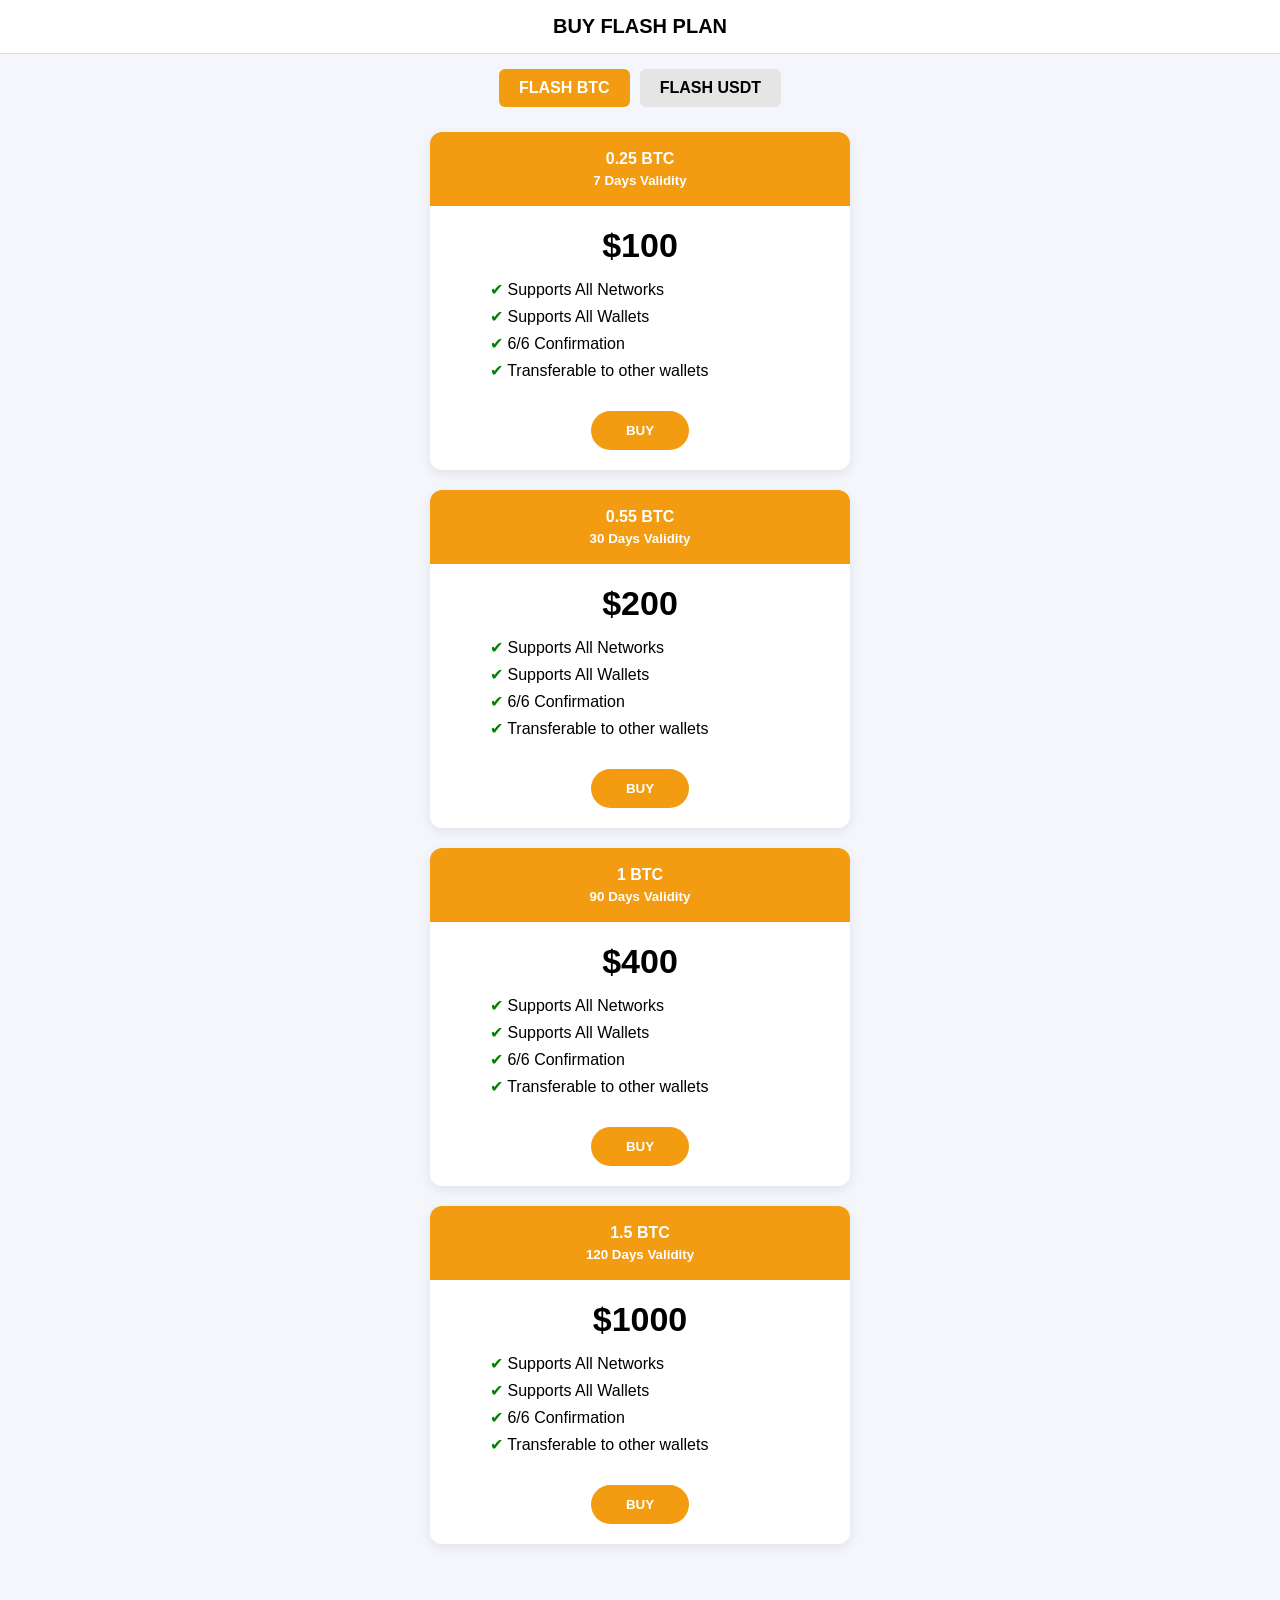
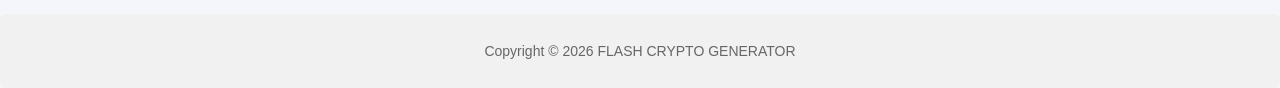
<file: buyflashcrypto.html>
<!DOCTYPE html>
<html lang="en">
<head>
<meta charset="UTF-8">
<meta name="viewport" content="width=device-width, initial-scale=1.0">
<title>Flash BTC Plans</title>

<style>

body{
margin:0;
font-family:Arial;
background:#f4f6fb;
}

.header{
background:white;
padding:15px;
text-align:center;
font-size:20px;
font-weight:bold;
border-bottom:1px solid #ddd;
}

.tabs{
display:flex;
justify-content:center;
gap:10px;
margin:15px;
}

.tab{
padding:10px 20px;
border-radius:6px;
background:#e5e5e5;
font-weight:bold;
text-decoration:none;
color:black;
}

.tab.active{
background:#f39c12;
color:white;
}

.container{
max-width:420px;
margin:auto;
padding:10px;
}

.card{
background:white;
border-radius:12px;
margin-bottom:20px;
overflow:hidden;
box-shadow:0 4px 12px rgba(0,0,0,0.08);
}

.card-header{
background:#f39c12;
color:white;
text-align:center;
padding:18px;
font-weight:bold;
}

.card-header small{
display:block;
margin-top:5px;
}

.card-body{
padding:20px;
text-align:center;
}

.price{
font-size:34px;
font-weight:bold;
}

.features{
text-align:left;
margin-top:15px;
}

.features li{
list-style:none;
margin:8px 0;
}

.features li::before{
content:"✔ ";
color:green;
}

.buy-btn{
margin-top:15px;
background:#f39c12;
color:white;
padding:12px 35px;
border:none;
border-radius:25px;
font-weight:bold;
cursor:pointer;
}

a{text-decoration:none;}

</style>
</head>

<body>

<div class="header">BUY FLASH PLAN</div>

<div class="tabs">
<a href="buyflashcrypto.html" class="tab active">FLASH BTC</a>
<a href="usdt.html" class="tab">FLASH USDT</a>
</div>

<div class="container">

<!-- PLAN 1 -->
<div class="card">
<div class="card-header">
0.25 BTC
<small>7 Days Validity</small>
</div>

<div class="card-body">
<div class="price">$100</div>

<ul class="features">
<li>Supports All Networks</li>
<li>Supports All Wallets</li>
<li>6/6 Confirmation</li>
<li>Transferable to other wallets</li>
</ul>

<a href="payment.html?coin=BTC&plan=100&amount=0.0.0013">
<button class="buy-btn">BUY</button>
</a>

</div>
</div>

<!-- PLAN 2 -->
<div class="card">
<div class="card-header">
0.55 BTC
<small>30 Days Validity</small>
</div>

<div class="card-body">
<div class="price">$200</div>

<ul class="features">
<li>Supports All Networks</li>
<li>Supports All Wallets</li>
<li>6/6 Confirmation</li>
<li>Transferable to other wallets</li>
</ul>

<a href="payment.html?coin=BTC&plan=200&amount=0.0027">
<button class="buy-btn">BUY</button>
</a>

</div>
</div>

<!-- PLAN 3 -->
<div class="card">
<div class="card-header">
1 BTC
<small>90 Days Validity</small>
</div>

<div class="card-body">
<div class="price">$400</div>

<ul class="features">
<li>Supports All Networks</li>
<li>Supports All Wallets</li>
<li>6/6 Confirmation</li>
<li>Transferable to other wallets</li>
</ul>

<a href="payment.html?coin=BTC&plan=400&amount=0.0054">
<button class="buy-btn">BUY</button>
</a>

</div>
</div>

<!-- PLAN 4 -->
<div class="card">
<div class="card-header">
1.5 BTC
<small>120 Days Validity</small>
</div>

<div class="card-body">
<div class="price">$1000</div>

<ul class="features">
<li>Supports All Networks</li>
<li>Supports All Wallets</li>
<li>6/6 Confirmation</li>
<li>Transferable to other wallets</li>
</ul>

<a href="payment.html?coin=BTC&plan=1000&amount=0.013">
<button class="buy-btn">BUY</button>
</a>

</div>
</div>

</div>
 <!-- Footer -->
    <div style="margin-top:40px; font-size:14px; color:#666; text-align:center; background:#f1f1f1; padding:15px; border-radius:6px;">
        <p></p>
        <p>Copyright © 2026 FLASH CRYPTO GENERATOR</p>
    </div>
</body>
</html>
</file>
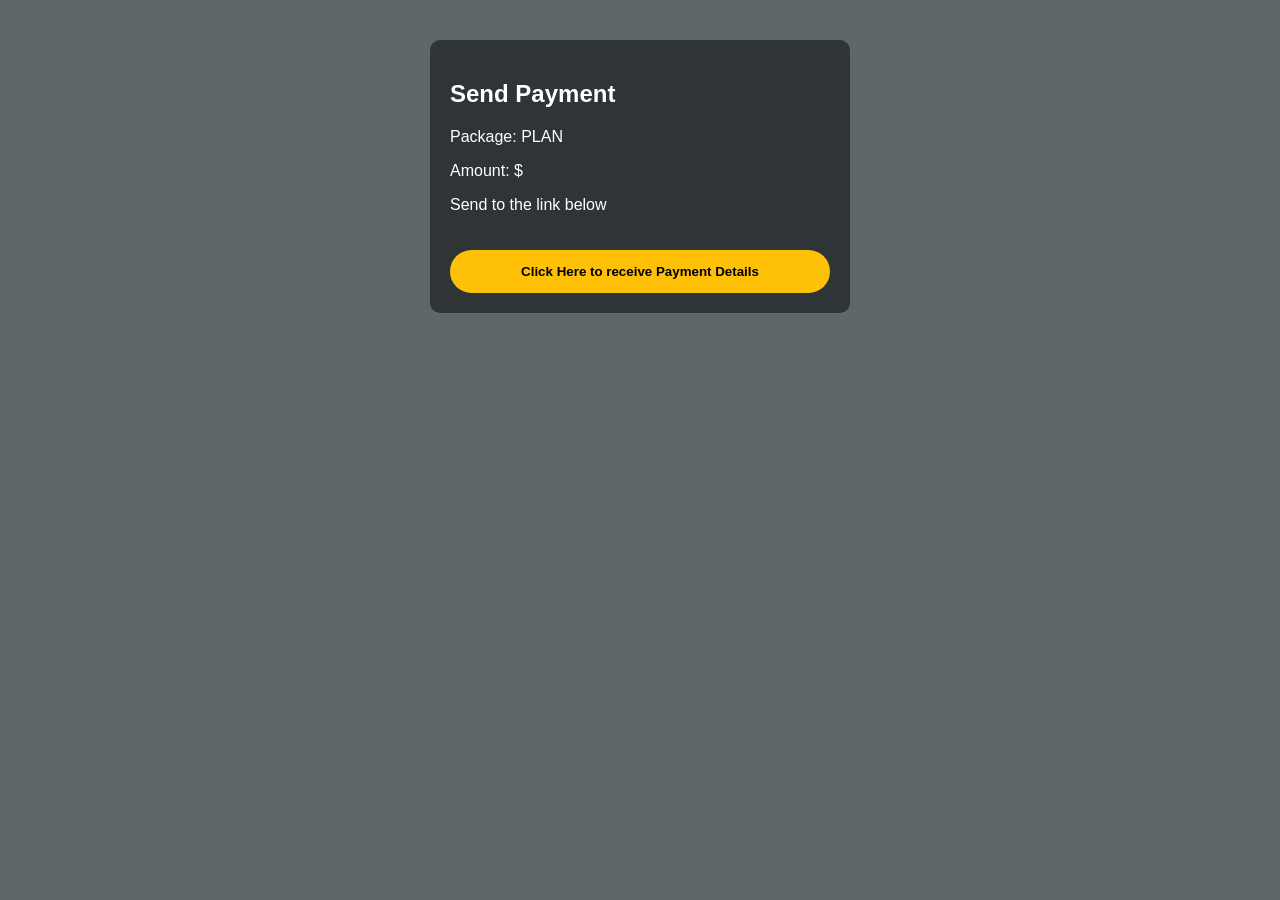
<file: payment.html>
<!DOCTYPE html>
<html>
<head>
<meta charset="UTF-8">
<meta name="viewport" content="width=device-width, initial-scale=1.0">
<title>Payment</title>

<style>
body {
  margin:0;
  font-family:Arial;
  background:#5f676a;
  color:white;
}

.container {
  max-width:420px;
  margin:auto;
  padding:20px;
}

.box {
  background:#2f3537;
  padding:20px;
  border-radius:10px;
  margin-top:20px;
}

.btn {
  margin-top:20px;
  background:#ffc107;
  padding:14px;
  border:none;
  width:100%;
  border-radius:25px;
  font-weight:bold;
  cursor:pointer;
}

.btn:hover {
  background:#ffca2c;
}
</style>
</head>

<body>

<div class="container">

<div class="box">
  <h2>Send Payment</h2>

  <p>Package: PLAN <span id="plan"></span></p>
  <p>Amount: $<span id="planPrice"></span></p>

  <p>Send <span id="amount"></span> <span id="coin"></span> to the link below</p>
  <p id="wallet" style="word-break:break-all;"></p>

  <!-- TELEGRAM BUTTON -->
  <a id="telegramLink" target="_blank">
    <button class="btn">Click Here to receive Payment Details</button>
  </a>
</div>

</div>

<script>
/* GET URL PARAMETERS */
const params = new URLSearchParams(window.location.search);

const coin = params.get("coin");
const plan = params.get("plan");
const amount = params.get("amount");

/* SET TEXT VALUES */
document.getElementById("coin").innerText = coin;
document.getElementById("plan").innerText = plan;
document.getElementById("planPrice").innerText = plan;
document.getElementById("amount").innerText = amount;

/* TELEGRAM LINK */
let telegramUser = "Flashustdplug"; // replace with your username or group

let message =
  "Hello, I am requested for a payment method for my " + plan +
  " using " + coin +
  ". Amount: " + amount;

let encodedMessage = encodeURIComponent(message);

document.getElementById("telegramLink").href =
  "https://t.me/" + telegramUser + "?text=" + encodedMessage;
</script>

</body>
</html>
</file>
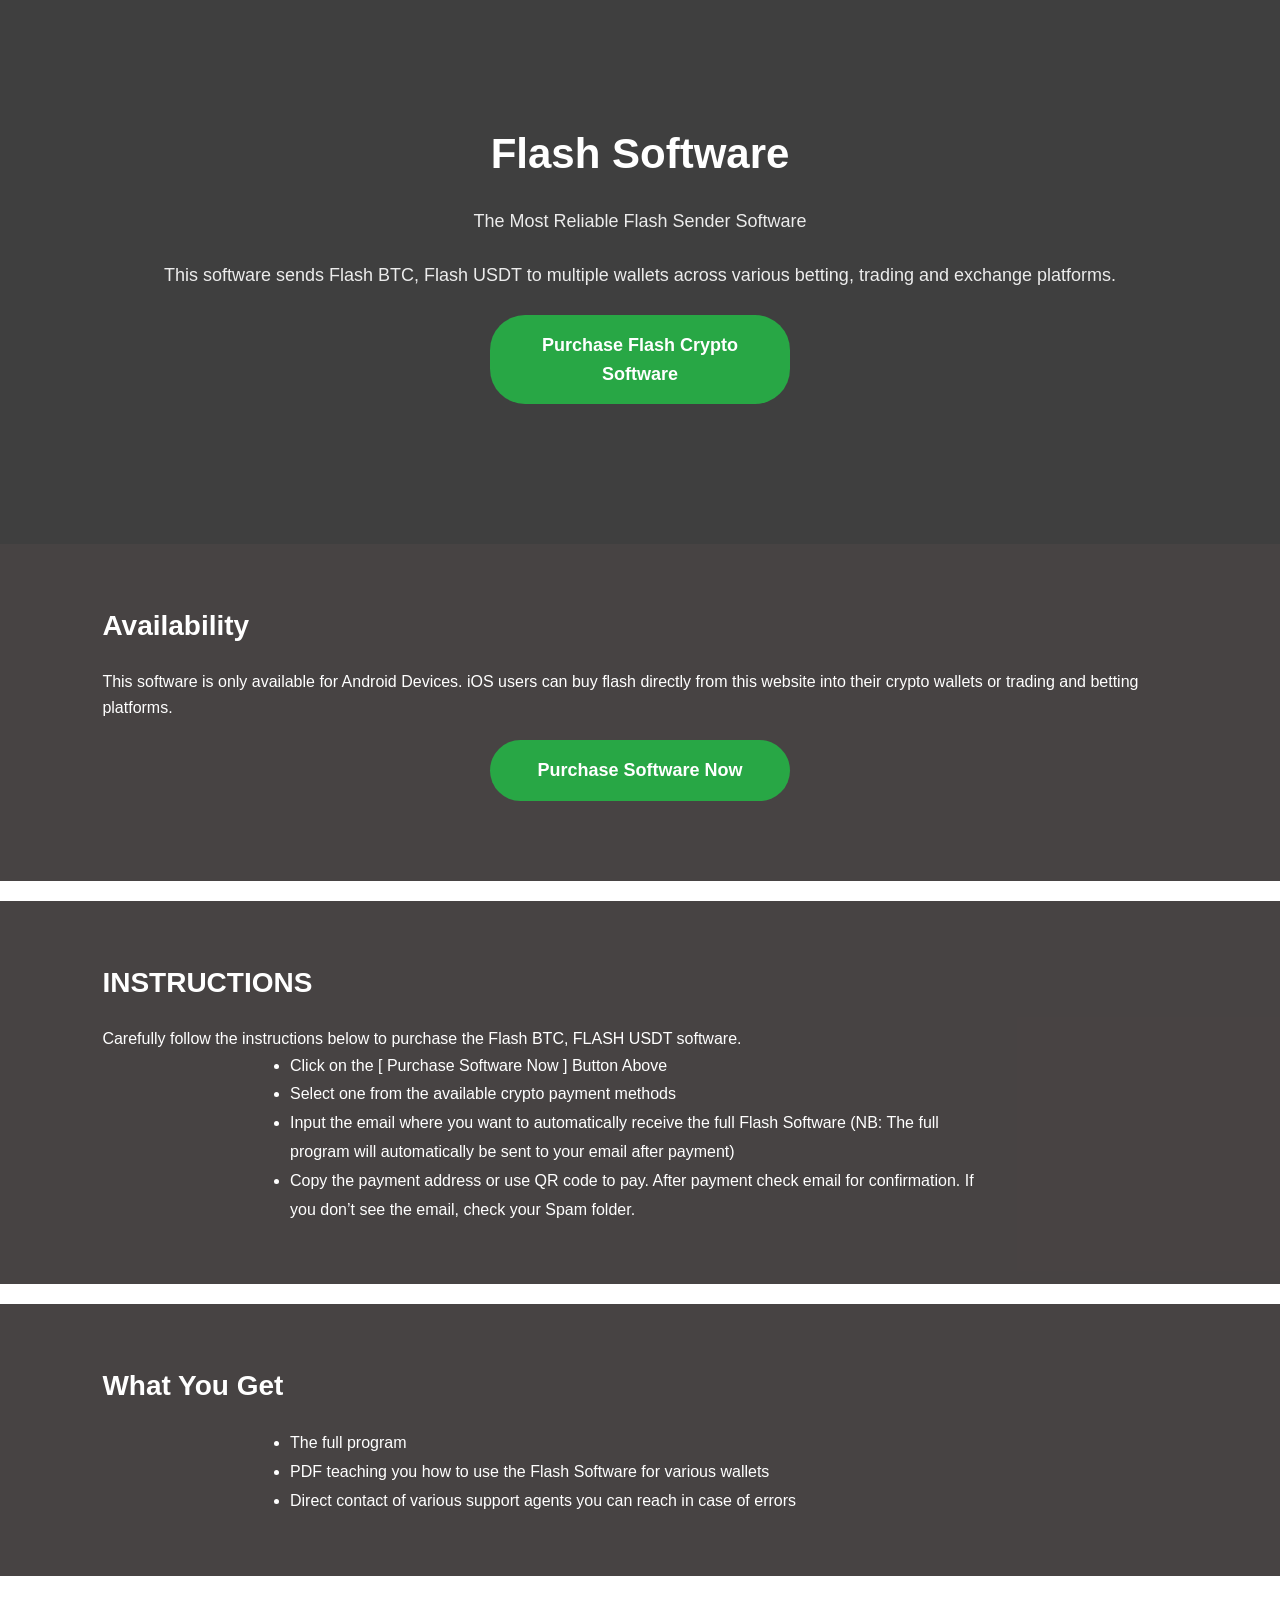
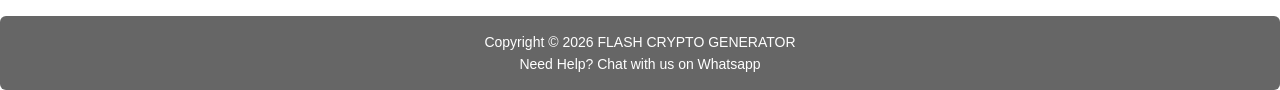
<file: software.html>
<!DOCTYPE html>
<html lang="en">
<head>
  <meta charset="UTF-8">
  <meta name="viewport" content="width=device-width, initial-scale=1.0">
  <title>Flash Crypto Software</title>
  <style>
    /* RESET */
    * { margin:0; padding:0; box-sizing:border-box; }

    body {
      font-family: 'Segoe UI', Arial, sans-serif;
      background: url('https://flashcryptogenerator.com/wp-content/uploads/2025/04/golden-bitcoin-coin-keyboard-stock-market-trading-chart-online-candlestick-scaled-e1743854021774.jpg') 
                  no-repeat center center fixed;
      background-size: cover;
      background-attachment: fixed;
      color: #ffffff;
      line-height: 1.6;
    }

    /* HERO */
    .hero {
      text-align: center;
      padding: 120px 8%;
      background: rgba(0, 0, 0, 0.751); /* dark overlay for readability */
    }
    .hero h1 { font-size: 42px; margin-bottom: 20px; }
    .hero p { font-size: 18px; margin-bottom: 25px; opacity:.9; }

    /* BUTTON */
.btn-main {
  background: #28a745; /* green button */
  padding: 16px 35px;
  border: none;
  border-radius: 35px;
  font-size: 18px;
  cursor: pointer;
  font-weight: bold;
  transition: .3s;
  color: white;
  text-decoration: none;
  display: block;        /* make it block-level */
  margin: 20px auto;     /* center horizontally */
  text-align: center;    /* center text inside */
  max-width: 300px;      /* optional: limit width */
}
.btn-main:hover { background: #218838; }

    /* SECTION */
    .section {
      padding: 60px 8%;
      background: rgba(18, 12, 12, 0.772); /* semi-transparent overlay */
      margin-bottom: 20px;
    }
    .section h2 { font-size: 28px; margin-bottom: 20px; }

    .section ul {
      text-align: left;
      max-width: 700px;
      margin: auto;
      font-size: 16px;
      line-height: 1.8;
    }

    /* FOOTER */
    .footer {
      margin-top: 40px;
      font-size: 14px;
      color: #ffffff;
      text-align: center;
      background: rgba(0,0,0,0.6);
      padding: 15px;
      border-radius: 6px;
    }


  </style>
</head>
<body>

  <!-- HERO -->
  <section class="hero">
    <h1>Flash Software</h1>
    <p>The Most Reliable Flash Sender Software</p>
    <p>This software sends Flash BTC, Flash USDT to multiple wallets across various betting, trading and exchange platforms.</p>
    <a href="payment.html" class="btn-main">Purchase Flash Crypto Software</a>
  </section>

  <!-- INFO -->
  <section class="section">
    <h2>Availability</h2>
    <p>This software is only available for Android Devices. iOS users can buy flash directly from this website into their crypto wallets or trading and betting platforms.</p>
    <a href="payment.html" class="btn-main">Purchase Software Now</a>
  </section>

  <!-- INSTRUCTIONS -->
  <section class="section">
    <h2>INSTRUCTIONS</h2>
    <p>Carefully follow the instructions below to purchase the Flash BTC, FLASH USDT software.</p>
    <ul>
      <li>Click on the [ Purchase Software Now ] Button Above</li>
      <li>Select one from the available crypto payment methods</li>
      <li>Input the email where you want to automatically receive the full Flash Software (NB: The full program will automatically be sent to your email after payment)</li>
      <li>Copy the payment address or use QR code to pay. After payment check email for confirmation. If you don’t see the email, check your Spam folder.</li>
    </ul>
  </section>

  <!-- WHAT YOU GET -->
  <section class="section">
    <h2>What You Get</h2>
    <ul>
      <li>The full program</li>
      <li>PDF teaching you how to use the Flash Software for various wallets</li>
      <li>Direct contact of various support agents you can reach in case of errors</li>
    </ul>
  </section>

  <!-- FOOTER -->
  <div class="footer">
    <p>Copyright © 2026 FLASH CRYPTO GENERATOR</p>
    <div class="help">Need Help? Chat with us on Whatsapp</div>
  </div>

</body>
</html>
</file>
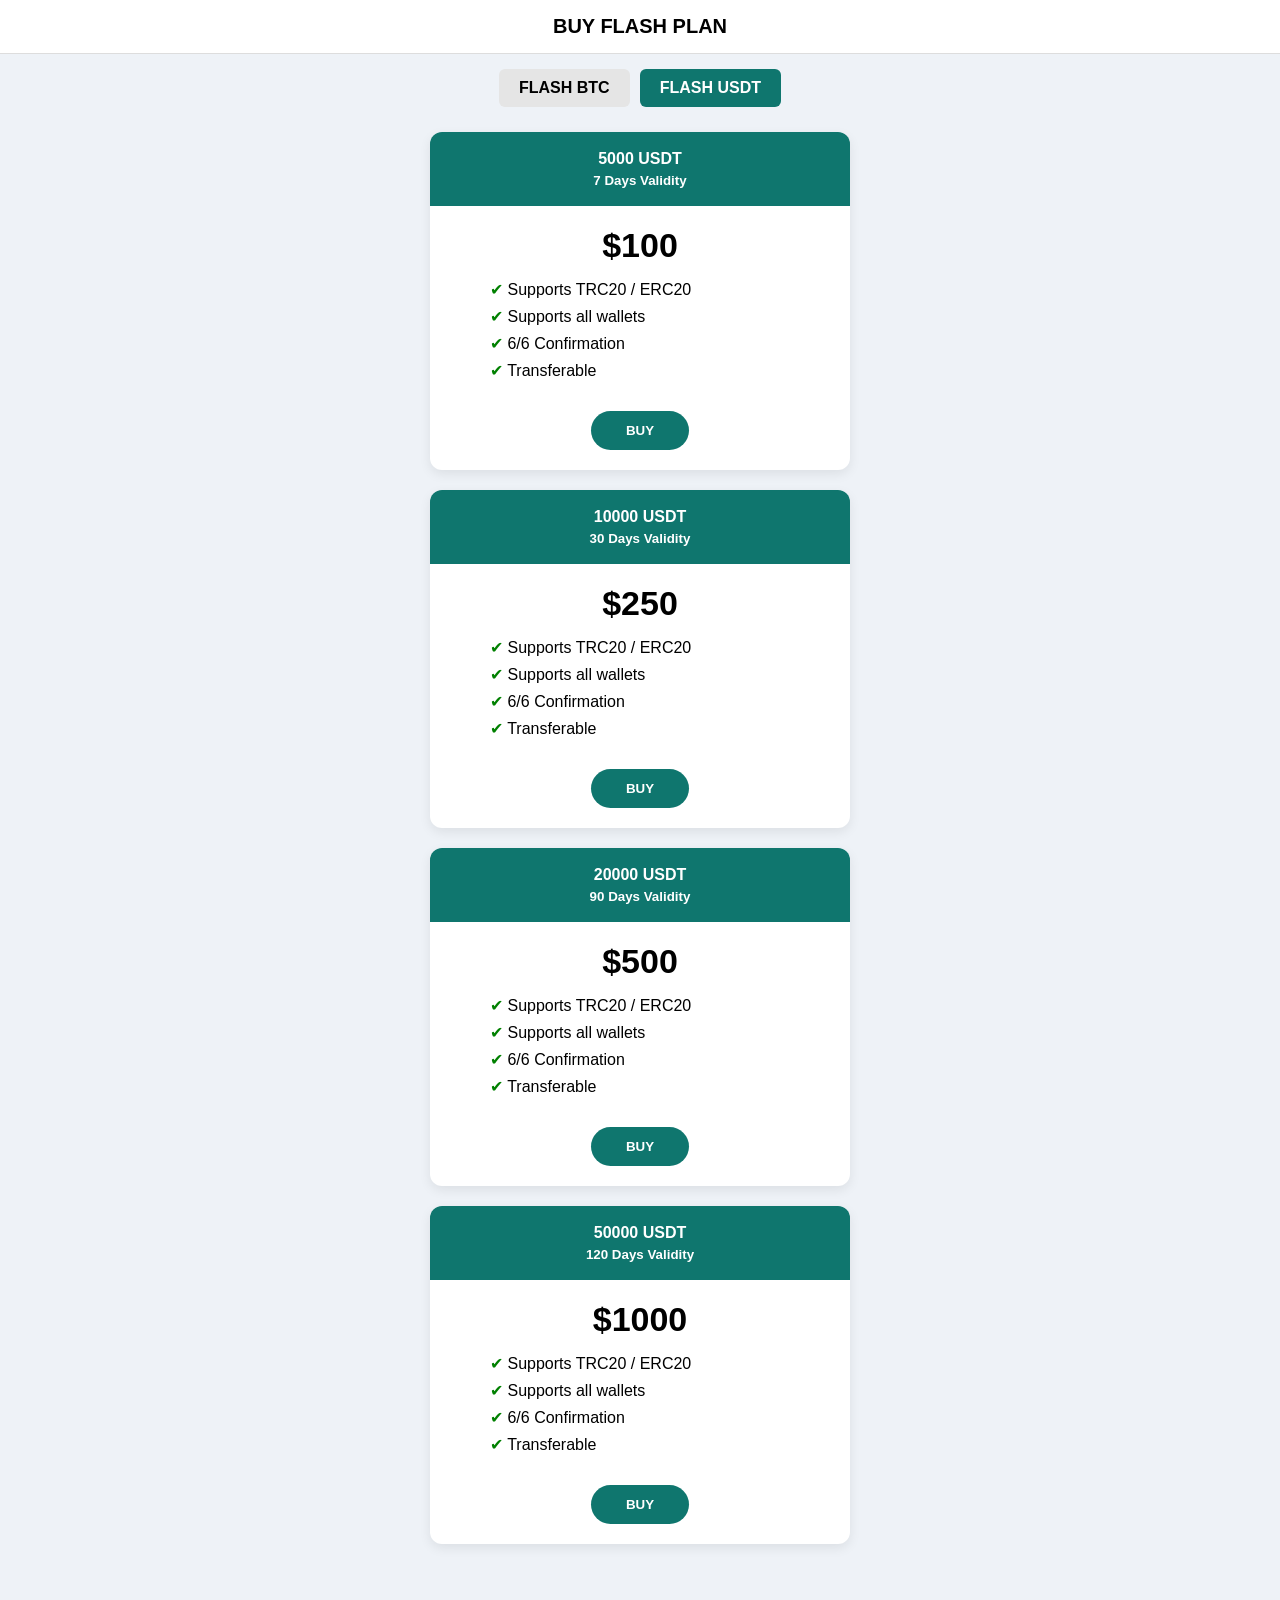
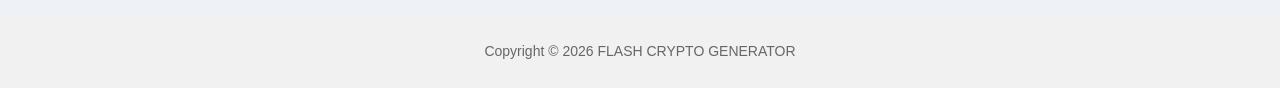
<file: usdt.html>
<!DOCTYPE html>
<html>
<head>
<meta charset="UTF-8">
<meta name="viewport" content="width=device-width, initial-scale=1.0">
<title>Flash USDT Plans</title>

<style>

body{
margin:0;
font-family:Arial;
background:#eef2f7;
}

.header{
background:white;
padding:15px;
text-align:center;
font-size:20px;
font-weight:bold;
border-bottom:1px solid #ddd;
}

.tabs{
display:flex;
justify-content:center;
gap:10px;
margin:15px;
}

.tab{
padding:10px 20px;
border-radius:6px;
background:#e5e5e5;
font-weight:bold;
text-decoration:none;
color:black;
}

.tab.active{
background:#0f766e;
color:white;
}

.container{
max-width:420px;
margin:auto;
padding:10px;
}

.card{
background:white;
border-radius:12px;
margin-bottom:20px;
overflow:hidden;
box-shadow:0 4px 12px rgba(0,0,0,0.08);
}

.card-header{
background:#0f766e;
color:white;
text-align:center;
padding:18px;
font-weight:bold;
}

.card-header small{
display:block;
margin-top:5px;
}

.card-body{
padding:20px;
text-align:center;
}

.price{
font-size:34px;
font-weight:bold;
}

.features{
text-align:left;
margin-top:15px;
}

.features li{
list-style:none;
margin:8px 0;
}

.features li::before{
content:"✔ ";
color:green;
}

.buy-btn{
margin-top:15px;
background:#0f766e;
color:white;
padding:12px 35px;
border:none;
border-radius:25px;
font-weight:bold;
cursor:pointer;
}

a{text-decoration:none;}

</style>
</head>

<body>

<div class="header">BUY FLASH PLAN</div>

<div class="tabs">
<a href="buyflashcrypto.html" class="tab">FLASH BTC</a>
<a href="usdt.html" class="tab active">FLASH USDT</a>
</div>

<div class="container">

<div class="card">
<div class="card-header">
5000 USDT
<small>7 Days Validity</small>
</div>

<div class="card-body">
<div class="price">$100</div>

<ul class="features">
<li>Supports TRC20 / ERC20</li>
<li>Supports all wallets</li>
<li>6/6 Confirmation</li>
<li>Transferable</li>
</ul>

<a href="payment.html?coin=USDT&plan=100&amount=100">
<button class="buy-btn">BUY</button>
</a>

</div>
</div>

<div class="card">
<div class="card-header">
10000 USDT
<small>30 Days Validity</small>
</div>

<div class="card-body">
<div class="price">$250</div>

<ul class="features">
<li>Supports TRC20 / ERC20</li>
<li>Supports all wallets</li>
<li>6/6 Confirmation</li>
<li>Transferable</li>
</ul>

<a href="payment.html?coin=USDT&plan=250&amount=250">
<button class="buy-btn">BUY</button>
</a>

</div>
</div>

<div class="card">
<div class="card-header">
20000 USDT
<small>90 Days Validity</small>
</div>

<div class="card-body">
<div class="price">$500</div>

<ul class="features">
<li>Supports TRC20 / ERC20</li>
<li>Supports all wallets</li>
<li>6/6 Confirmation</li>
<li>Transferable</li>
</ul>

<a href="payment.html?coin=USDT&plan=500&amount=500">
<button class="buy-btn">BUY</button>
</a>

</div>
</div>

<div class="card">
<div class="card-header">
50000 USDT
<small>120 Days Validity</small>
</div>

<div class="card-body">
<div class="price">$1000</div>

<ul class="features">
<li>Supports TRC20 / ERC20</li>
<li>Supports all wallets</li>
<li>6/6 Confirmation</li>
<li>Transferable</li>
</ul>

<a href="payment.html?coin=USDT&plan=1000&amount=1000">
<button class="buy-btn">BUY</button>
</a>

</div>
</div>

</div>
    <!-- Footer -->
    <div style="margin-top:40px; font-size:14px; color:#666; text-align:center; background:#f1f1f1; padding:15px; border-radius:6px;">
        <p></p>
        <p>Copyright © 2026 FLASH CRYPTO GENERATOR</p>
    </div>
</body>
</html>
</file>
